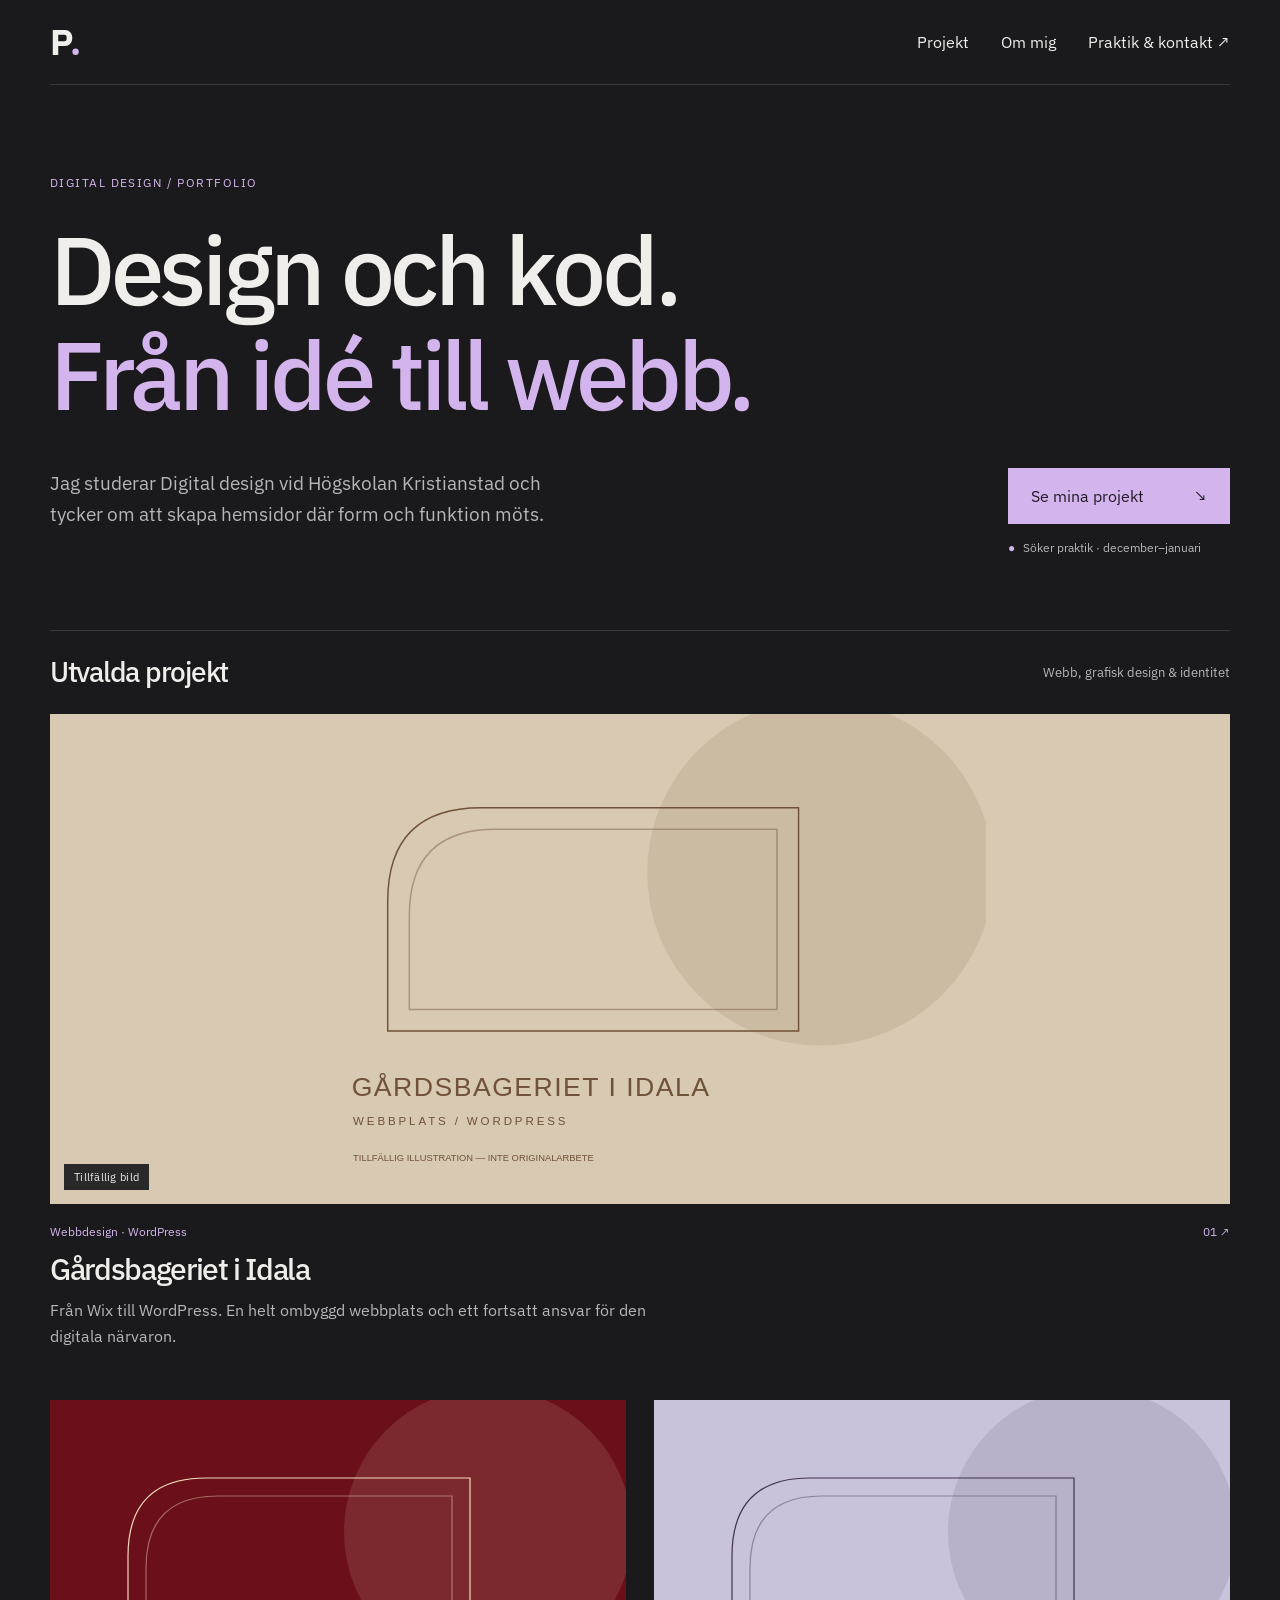
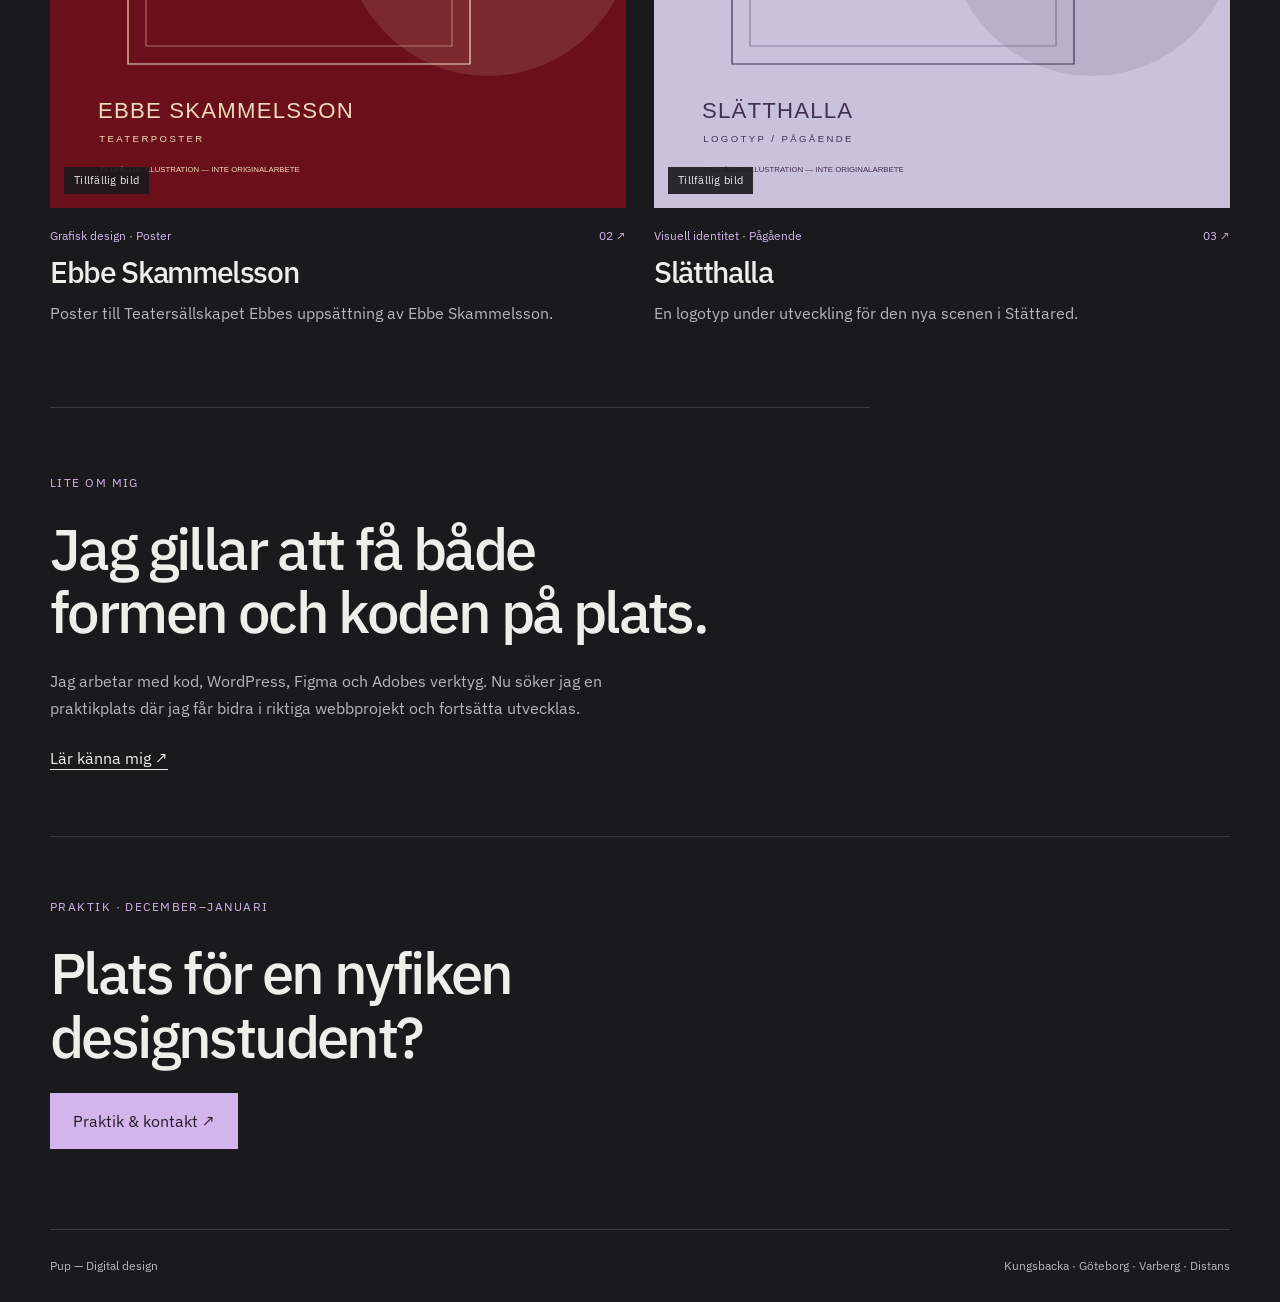
<file: index.html>
<!DOCTYPE html>
<html lang="sv">
<head>
<meta charset="UTF-8">
<meta name="viewport" content="width=device-width, initial-scale=1">
<meta name="description" content="Portfolio inom webbdesign och digital design. Studerande vid Högskolan Kristianstad söker praktik under december–januari.">
<title>Webbdesign & digital design — Pup</title>
<link rel="stylesheet" href="style.css">
</head>
<body>
<a class="skip" href="#main">Hoppa till innehållet</a>
<header>
<nav class="nav" aria-label="Huvudnavigation">
<a class="logo-link" href="index.html" aria-label="Pup, startsida">P<span class="dot">.</span>
</a>
<ul>
<li>
<a href="projects.html">Projekt</a>
</li>
<li>
<a href="about.html">Om mig</a>
</li>
<li>
<a href="contact.html">Praktik & kontakt ↗</a>
</li>
</ul>
</nav>
</header>
<main id="main">
<section class="hero">
<p class="eyebrow">Digital design / Portfolio</p>
<h1>Design och kod.<br>
<span>Från idé till webb.</span>
</h1>
<div class="hero-bottom">
<p>Jag studerar Digital design vid Högskolan Kristianstad och tycker om att skapa hemsidor där form och funktion möts.</p>
<div>
<a class="button" href="projects.html">Se mina projekt <span>↘</span>
</a>
<p class="availability">
<span>●</span> Söker praktik · december–januari</p>
</div>
</div>
</section>
<section class="work">
<div class="section-heading">
<h2>Utvalda projekt</h2>
<span>Webb, grafisk design & identitet</span>
</div>
<div class="grid">
<a class="project" href="projects.html#bageriet">
<div class="image">
<img src="images/bageri.svg" alt="Tillfällig illustration för Gårdsbageriet i Idala" width="960" height="680">
<span class="placeholder">Tillfällig bild</span>
</div>
<div class="meta">
<span>Webbdesign · WordPress</span>
<span>01 ↗</span>
</div>
<h3>Gårdsbageriet i Idala</h3>
<p>Från Wix till WordPress. En helt ombyggd webbplats och ett fortsatt ansvar för den digitala närvaron.</p>
</a>
<a class="project" href="projects.html#ebbe">
<div class="image">
<img src="images/poster.svg" alt="Tillfällig illustration för Ebbe Skammelsson" width="960" height="680">
<span class="placeholder">Tillfällig bild</span>
</div>
<div class="meta">
<span>Grafisk design · Poster</span>
<span>02 ↗</span>
</div>
<h3>Ebbe Skammelsson</h3>
<p>Poster till Teatersällskapet Ebbes uppsättning av Ebbe Skammelsson.</p>
</a>
<a class="project" href="projects.html#slatthalla">
<div class="image">
<img src="images/slatthalla.svg" alt="Tillfällig illustration för Slätthalla" width="960" height="680">
<span class="placeholder">Tillfällig bild</span>
</div>
<div class="meta">
<span>Visuell identitet · Pågående</span>
<span>03 ↗</span>
</div>
<h3>Slätthalla</h3>
<p>En logotyp under utveckling för den nya scenen i Stättared.</p>
</a>
</div>
</section>
<section class="about-strip">
<p class="eyebrow">Lite om mig</p>
<h2>Jag gillar att få både<br>formen och koden på plats.</h2>
<p>Jag arbetar med kod, WordPress, Figma och Adobes verktyg. Nu söker jag en praktikplats där jag får bidra i riktiga webbprojekt och fortsätta utvecklas.</p>
<a class="text-link" href="about.html">Lär känna mig ↗</a>
</section>
<section class="cta">
<p class="eyebrow">Praktik · december–januari</p>
<h2>Plats för en nyfiken<br>designstudent?</h2>
<a class="button" href="contact.html">Praktik & kontakt ↗</a>
</section>
</main>
<footer>
<a href="index.html">Pup — Digital design</a>
<span>Kungsbacka · Göteborg · Varberg · Distans</span>
</footer>
</body>
</html>
</file>
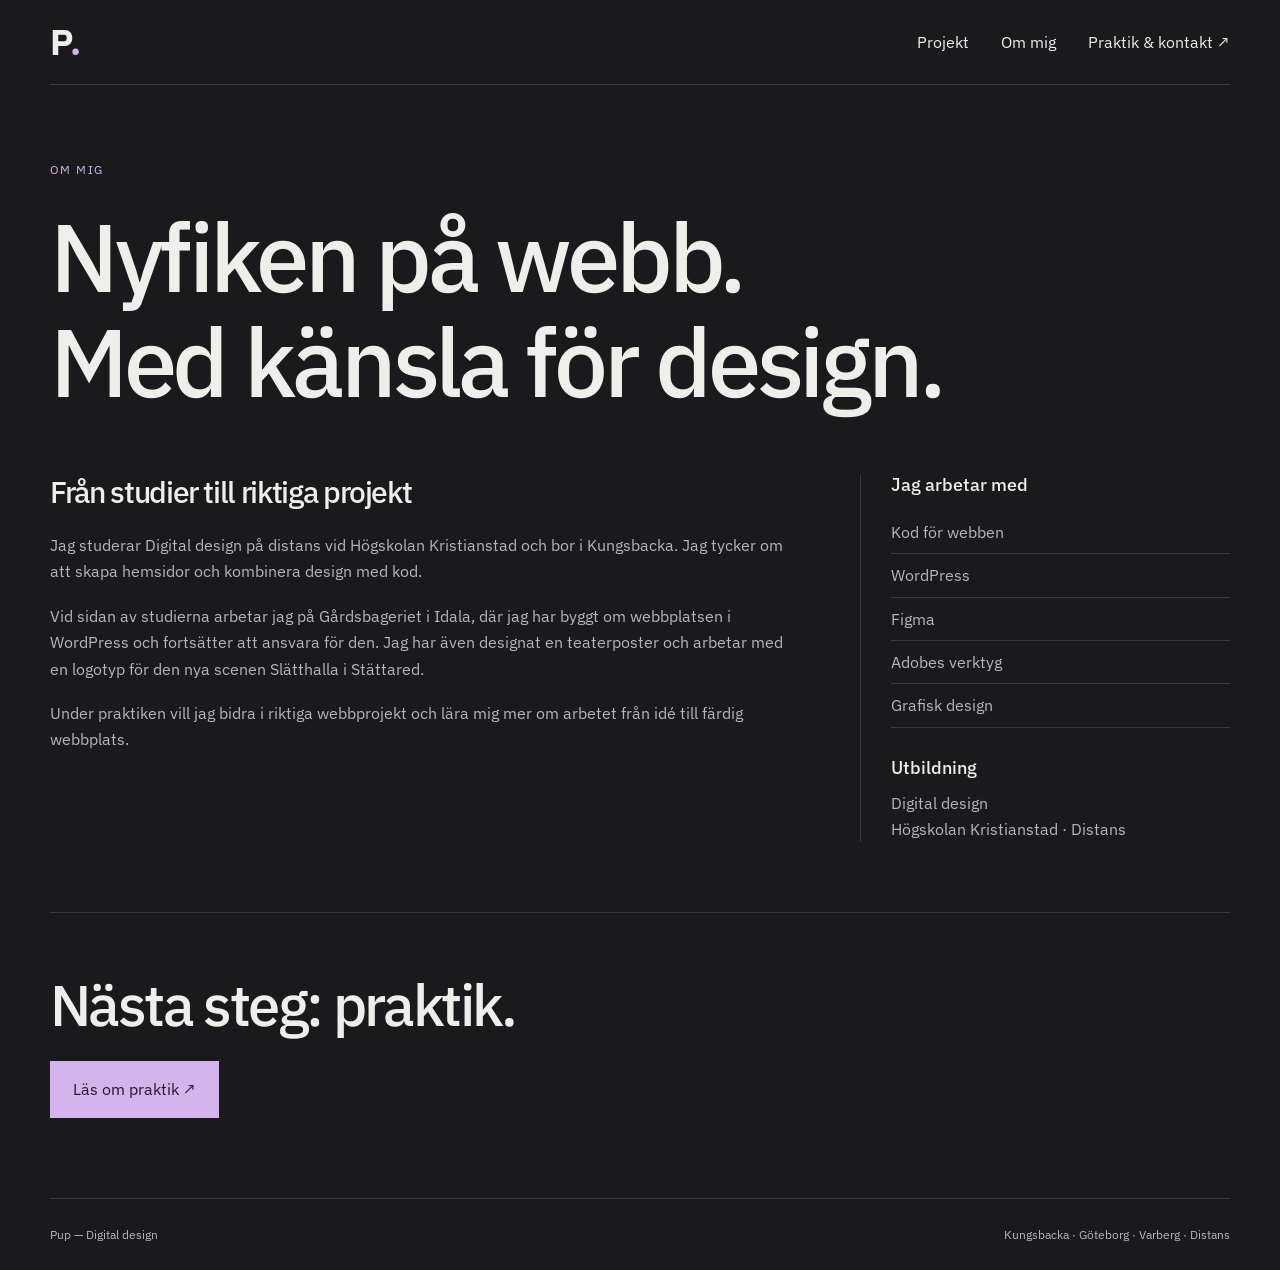
<file: about.html>
<!DOCTYPE html>
<html lang="sv">
<head>
<meta charset="UTF-8">
<meta name="viewport" content="width=device-width, initial-scale=1">
<meta name="description" content="Portfolio inom webbdesign och digital design. Studerande vid Högskolan Kristianstad söker praktik under december–januari.">
<title>Om mig — Pup</title>
<link rel="stylesheet" href="style.css">
</head>
<body>
<a class="skip" href="#main">Hoppa till innehållet</a>
<header>
<nav class="nav" aria-label="Huvudnavigation">
<a class="logo-link" href="index.html" aria-label="Pup, startsida">P<span class="dot">.</span>
</a>
<ul>
<li>
<a href="projects.html">Projekt</a>
</li>
<li>
<a href="about.html">Om mig</a>
</li>
<li>
<a href="contact.html">Praktik & kontakt ↗</a>
</li>
</ul>
</nav>
</header>
<main id="main">
<section class="page-intro">
<p class="eyebrow">Om mig</p>
<h1>Nyfiken på webb.<br>Med känsla för design.</h1>
</section>
<section class="bio">
<div>
<h2>Från studier till riktiga projekt</h2>
<p>Jag studerar Digital design på distans vid Högskolan Kristianstad och bor i Kungsbacka. Jag tycker om att skapa hemsidor och kombinera design med kod.</p>
<p>Vid sidan av studierna arbetar jag på Gårdsbageriet i Idala, där jag har byggt om webbplatsen i WordPress och fortsätter att ansvara för den. Jag har även designat en teaterposter och arbetar med en logotyp för den nya scenen Slätthalla i Stättared.</p>
<p>Under praktiken vill jag bidra i riktiga webbprojekt och lära mig mer om arbetet från idé till färdig webbplats.</p>
</div>
<aside>
<h3>Jag arbetar med</h3>
<ul class="skills">
<li>Kod för webben</li>
<li>WordPress</li>
<li>Figma</li>
<li>Adobes verktyg</li>
<li>Grafisk design</li>
</ul>
<h3>Utbildning</h3>
<p>Digital design<br>Högskolan Kristianstad · Distans</p>
</aside>
</section>
<section class="cta">
<h2>Nästa steg: praktik.</h2>
<a class="button" href="contact.html">Läs om praktik ↗</a>
</section>
</main>
<footer>
<a href="index.html">Pup — Digital design</a>
<span>Kungsbacka · Göteborg · Varberg · Distans</span>
</footer>
</body>
</html>
</file>
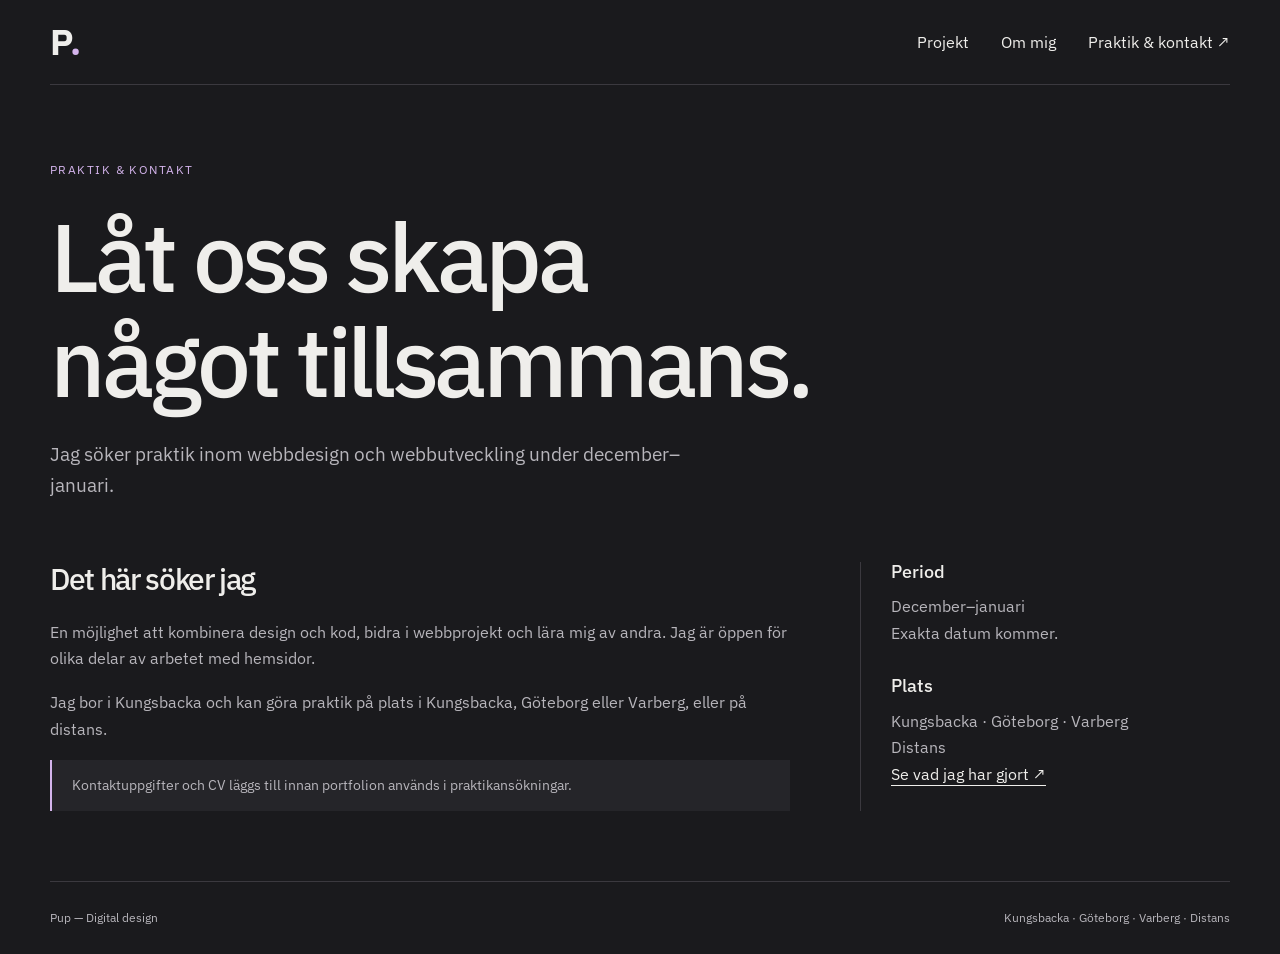
<file: contact.html>
<!DOCTYPE html>
<html lang="sv">
<head>
<meta charset="UTF-8">
<meta name="viewport" content="width=device-width, initial-scale=1">
<meta name="description" content="Portfolio inom webbdesign och digital design. Studerande vid Högskolan Kristianstad söker praktik under december–januari.">
<title>Praktik & kontakt — Pup</title>
<link rel="stylesheet" href="style.css">
</head>
<body>
<a class="skip" href="#main">Hoppa till innehållet</a>
<header>
<nav class="nav" aria-label="Huvudnavigation">
<a class="logo-link" href="index.html" aria-label="Pup, startsida">P<span class="dot">.</span>
</a>
<ul>
<li>
<a href="projects.html">Projekt</a>
</li>
<li>
<a href="about.html">Om mig</a>
</li>
<li>
<a href="contact.html">Praktik & kontakt ↗</a>
</li>
</ul>
</nav>
</header>
<main id="main">
<section class="page-intro">
<p class="eyebrow">Praktik & kontakt</p>
<h1>Låt oss skapa<br>något tillsammans.</h1>
<p>Jag söker praktik inom webbdesign och webbutveckling under december–januari.</p>
</section>
<section class="bio">
<div>
<h2>Det här söker jag</h2>
<p>En möjlighet att kombinera design och kod, bidra i webbprojekt och lära mig av andra. Jag är öppen för olika delar av arbetet med hemsidor.</p>
<p>Jag bor i Kungsbacka och kan göra praktik på plats i Kungsbacka, Göteborg eller Varberg, eller på distans.</p>
<p class="notice">Kontaktuppgifter och CV läggs till innan portfolion används i praktikansökningar.</p>
</div>
<aside>
<h3>Period</h3>
<p>December–januari<br>Exakta datum kommer.</p>
<h3>Plats</h3>
<p>Kungsbacka · Göteborg · Varberg<br>Distans</p>
<a class="text-link" href="projects.html">Se vad jag har gjort ↗</a>
</aside>
</section>
</main>
<footer>
<a href="index.html">Pup — Digital design</a>
<span>Kungsbacka · Göteborg · Varberg · Distans</span>
</footer>
</body>
</html>
</file>
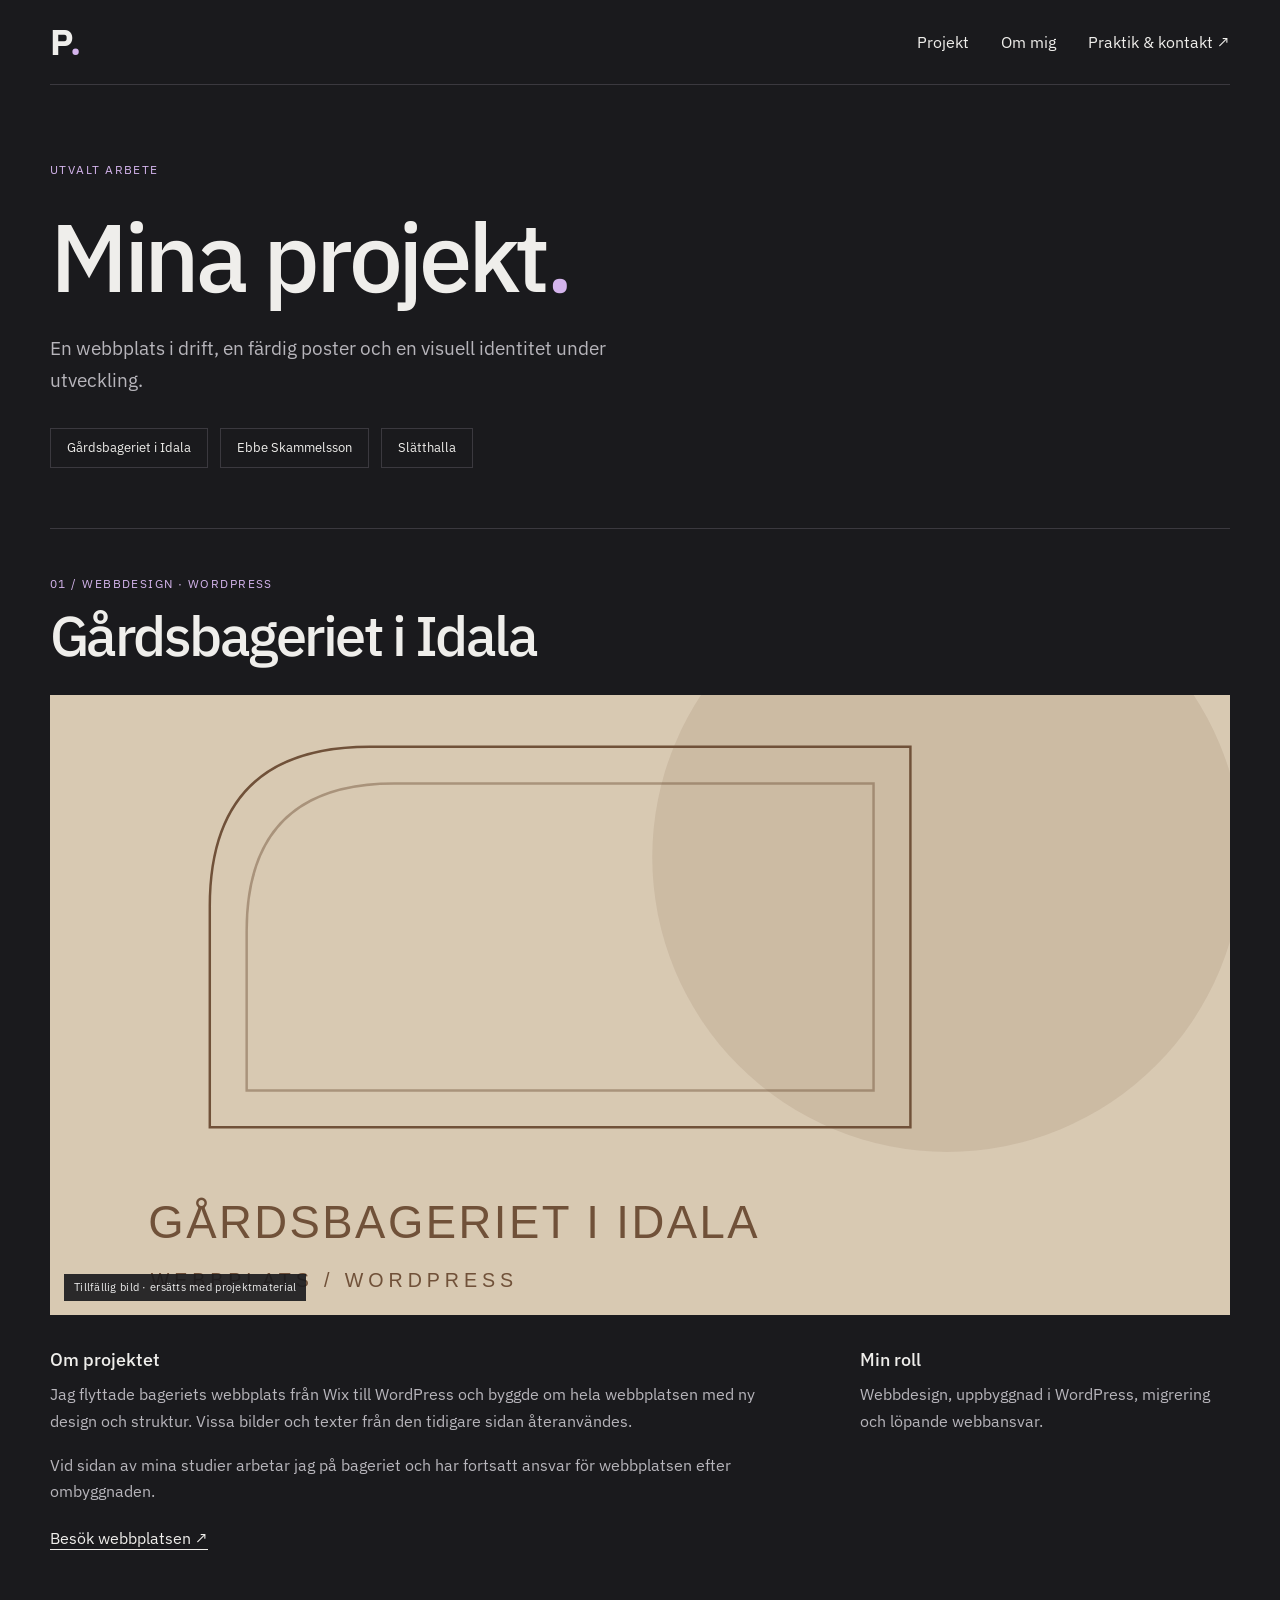
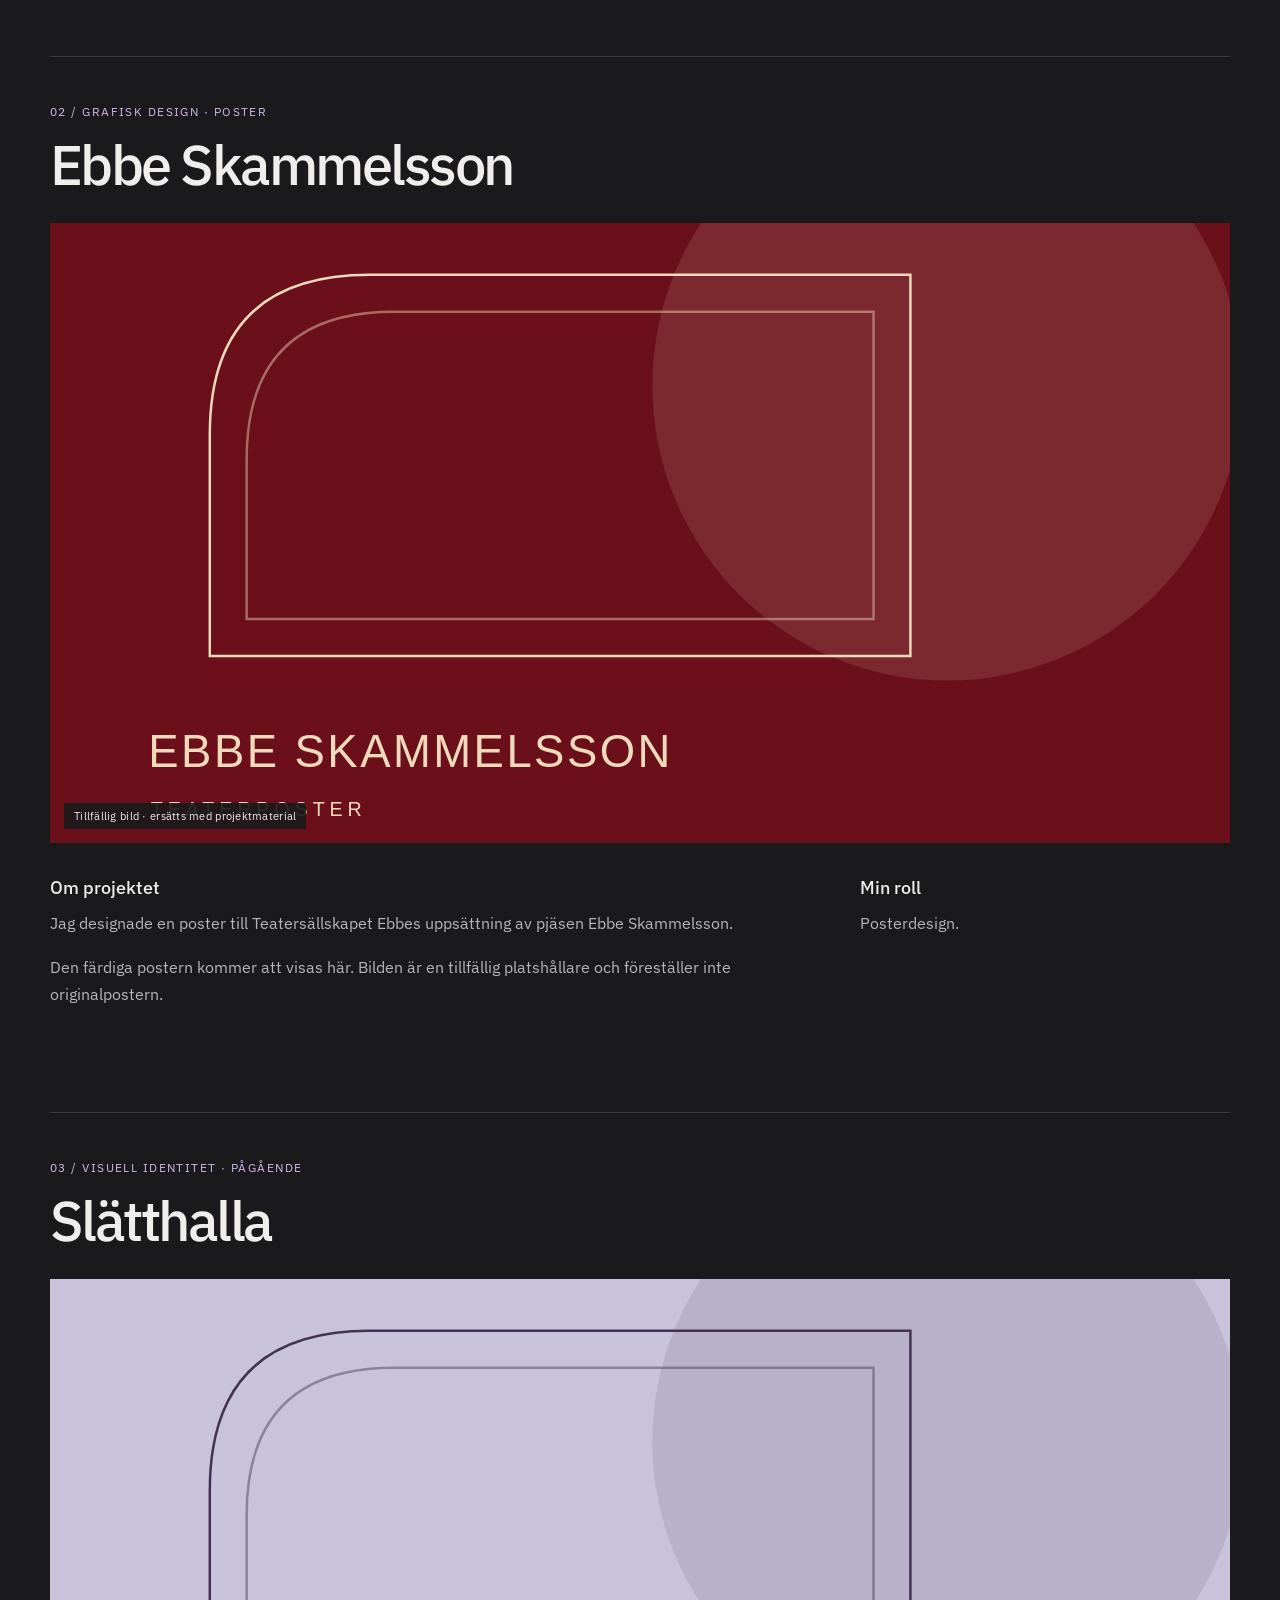
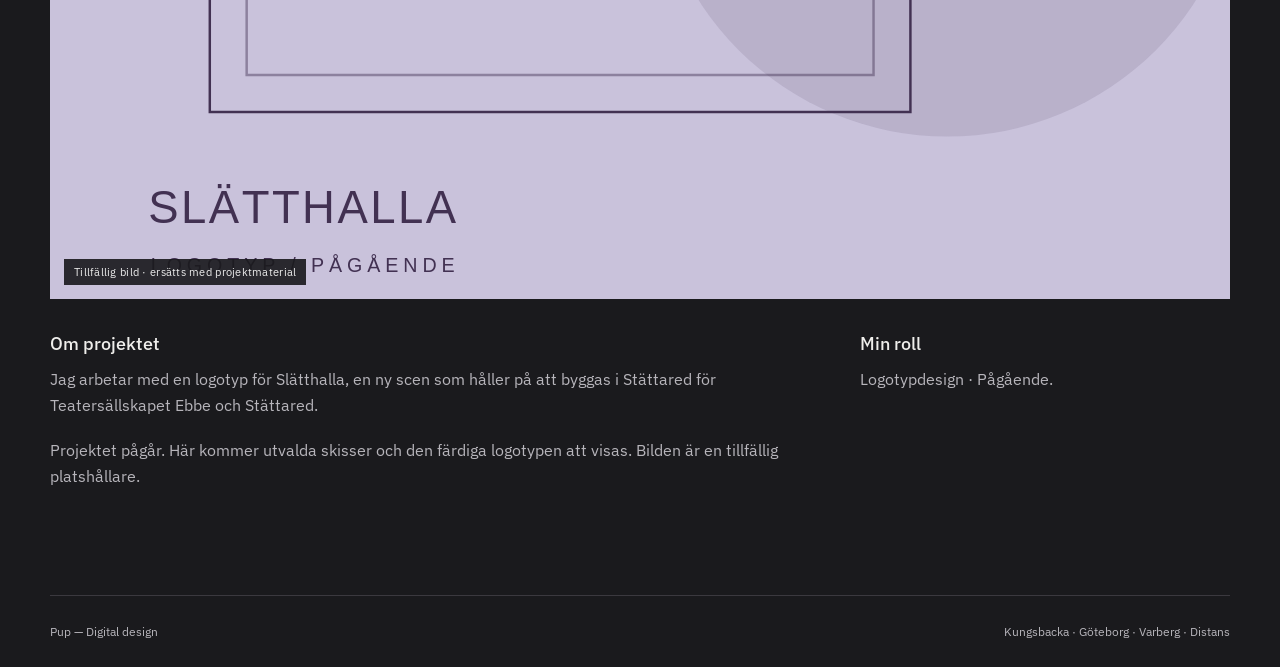
<file: projects.html>
<!DOCTYPE html>
<html lang="sv">
<head>
<meta charset="UTF-8">
<meta name="viewport" content="width=device-width, initial-scale=1">
<meta name="description" content="Portfolio inom webbdesign och digital design. Studerande vid Högskolan Kristianstad söker praktik under december–januari.">
<title>Projekt — Pup</title>
<link rel="stylesheet" href="style.css">
</head>
<body>
<a class="skip" href="#main">Hoppa till innehållet</a>
<header>
<nav class="nav" aria-label="Huvudnavigation">
<a class="logo-link" href="index.html" aria-label="Pup, startsida">P<span class="dot">.</span>
</a>
<ul>
<li>
<a href="projects.html">Projekt</a>
</li>
<li>
<a href="about.html">Om mig</a>
</li>
<li>
<a href="contact.html">Praktik & kontakt ↗</a>
</li>
</ul>
</nav>
</header>
<main id="main">
<section class="page-intro">
<p class="eyebrow">Utvalt arbete</p>
<h1>Mina projekt<span class="dot">.</span>
</h1>
<p>En webbplats i drift, en färdig poster och en visuell identitet under utveckling.</p>
<nav class="project-nav" aria-label="Välj projekt">
<a href="#bageriet">Gårdsbageriet i Idala</a>
<a href="#ebbe">Ebbe Skammelsson</a>
<a href="#slatthalla">Slätthalla</a>
</nav>
</section>
<article class="case" id="bageriet">
<div class="case-heading">
<span class="eyebrow">01 / Webbdesign · WordPress</span>
<h2>Gårdsbageriet i Idala</h2>
</div>
<figure class="image">
<img src="images/bageri.svg" alt="Tillfällig illustration, inte originalarbete: Gårdsbageriet i Idala" width="960" height="680">
<figcaption class="placeholder">Tillfällig bild · ersätts med projektmaterial</figcaption>
</figure>
<div class="case-copy">
<div>
<h3>Om projektet</h3>
<p>Jag flyttade bageriets webbplats från Wix till WordPress och byggde om hela webbplatsen med ny design och struktur. Vissa bilder och texter från den tidigare sidan återanvändes.</p>
<p>Vid sidan av mina studier arbetar jag på bageriet och har fortsatt ansvar för webbplatsen efter ombyggnaden.</p>
<a class="text-link" href="https://www.gardsbagerietidala.se/" target="_blank" rel="noopener noreferrer">Besök webbplatsen ↗</a>
</div>
<aside>
<h3>Min roll</h3>
<p>Webbdesign, uppbyggnad i WordPress, migrering och löpande webbansvar.</p>
</aside>
</div>
</article>
<article class="case" id="ebbe">
<div class="case-heading">
<span class="eyebrow">02 / Grafisk design · Poster</span>
<h2>Ebbe Skammelsson</h2>
</div>
<figure class="image">
<img src="images/poster.svg" alt="Tillfällig illustration, inte originalarbete: Ebbe Skammelsson" width="960" height="680">
<figcaption class="placeholder">Tillfällig bild · ersätts med projektmaterial</figcaption>
</figure>
<div class="case-copy">
<div>
<h3>Om projektet</h3>
<p>Jag designade en poster till Teatersällskapet Ebbes uppsättning av pjäsen Ebbe Skammelsson.</p>
<p>Den färdiga postern kommer att visas här. Bilden är en tillfällig platshållare och föreställer inte originalpostern.</p>
</div>
<aside>
<h3>Min roll</h3>
<p>Posterdesign.</p>
</aside>
</div>
</article>
<article class="case" id="slatthalla">
<div class="case-heading">
<span class="eyebrow">03 / Visuell identitet · Pågående</span>
<h2>Slätthalla</h2>
</div>
<figure class="image">
<img src="images/slatthalla.svg" alt="Tillfällig illustration, inte originalarbete: Slätthalla" width="960" height="680">
<figcaption class="placeholder">Tillfällig bild · ersätts med projektmaterial</figcaption>
</figure>
<div class="case-copy">
<div>
<h3>Om projektet</h3>
<p>Jag arbetar med en logotyp för Slätthalla, en ny scen som håller på att byggas i Stättared för Teatersällskapet Ebbe och Stättared.</p>
<p>Projektet pågår. Här kommer utvalda skisser och den färdiga logotypen att visas. Bilden är en tillfällig platshållare.</p>
</div>
<aside>
<h3>Min roll</h3>
<p>Logotypdesign · Pågående.</p>
</aside>
</div>
</article>
</main>
<footer>
<a href="index.html">Pup — Digital design</a>
<span>Kungsbacka · Göteborg · Varberg · Distans</span>
</footer>
</body>
</html>
</file>
<file: style.css>
@import url('https://fonts.googleapis.com/css2?family=IBM+Plex+Sans:wght@400;500;600;700&display=swap');
:root{--bg:#1a1a1d;--surface:#252529;--fg:#efeeeb;--muted:#b7b5bb;--accent:#d4b4ec;--line:#3b393f}
*{box-sizing:border-box}
html{scroll-behavior:smooth;scroll-padding-top:30px}
body{margin:0;background:var(--bg);color:var(--fg);font:16px/1.65 'IBM Plex Sans',Arial,sans-serif}
a{color:inherit}
a:focus-visible{outline:3px solid var(--accent);outline-offset:6px}
h1,h2,h3,p{margin:0}
h1,h2,h3{line-height:1.1;font-weight:500;letter-spacing:-.045em}
p{color:var(--muted)}
p+p{margin-top:18px}
.nav,main,footer{width:min(1180px,calc(100% - 80px));margin:auto}
.nav{display:flex;justify-content:space-between;align-items:center;padding:24px 0;border-bottom:1px solid var(--line)}
.logo-link{font-size:36px;font-weight:700;text-decoration:none;line-height:1}
.dot{color:var(--accent)}
.nav ul{display:flex;gap:32px;list-style:none;margin:0;padding:0}
.nav a{text-decoration:none}
.nav li a:hover,.text-link:hover{color:var(--accent)}
.hero{padding:88px 0 72px}
.eyebrow{text-transform:uppercase;letter-spacing:.12em;font-size:12px;color:var(--accent);margin-bottom:24px}
h1{font-size:clamp(46px,7.5vw,96px)}
.hero h1 span{color:var(--accent)}
.hero-bottom{display:flex;justify-content:space-between;gap:40px;margin-top:40px;align-items:start}
.hero-bottom>p{max-width:510px;font-size:19px}
.button{display:inline-flex;justify-content:space-between;gap:50px;padding:14px 22px;background:var(--accent);color:#221b29;text-decoration:none;border:1px solid var(--accent)}
.button:hover{background:#e6caf8}
.availability{font-size:12px;margin-top:14px}
.availability span{color:var(--accent);margin-right:5px}
.section-heading{display:flex;justify-content:space-between;gap:20px;align-items:center;padding:26px 0;border-top:1px solid var(--line)}
.section-heading h2{font-size:28px}
.section-heading>span{font-size:13px;color:var(--muted)}
.grid{display:grid;grid-template-columns:1fr 1fr;gap:50px 28px}
.project:first-child{grid-column:1/-1}
.project{text-decoration:none}
.image{position:relative;overflow:hidden;background:var(--surface);margin:0}
.image img{display:block;width:100%;height:auto;object-fit:cover}
.project:first-child .image{background:#d8c9b2}
.project:first-child .image img{height:490px;object-fit:contain}
.placeholder{position:absolute;bottom:14px;left:14px;padding:4px 10px;background:#1a1a1de8;color:#eee;font-size:11px;letter-spacing:.025em}
.meta{display:flex;justify-content:space-between;margin:18px 0 10px;font-size:12px;color:var(--accent)}
.project h3{font-size:30px;margin-bottom:12px}
.project p{max-width:600px}
.project:hover h3{color:var(--accent)}
.about-strip{border-top:1px solid var(--line);padding:65px 0;margin-top:80px;max-width:820px}
.about-strip h2,.cta h2{font-size:clamp(34px,5vw,58px);margin-bottom:24px}
.about-strip>p:not(.eyebrow){max-width:620px;margin-bottom:24px}
.text-link{display:inline-block;text-underline-offset:5px}
.cta{padding:60px 0 80px;border-top:1px solid var(--line)}
footer{border-top:1px solid var(--line);padding:26px 0;display:flex;justify-content:space-between;gap:20px;font-size:12px;color:var(--muted)}
footer a{text-decoration:none}
.page-intro{padding:75px 0 60px}
.page-intro>p:not(.eyebrow){max-width:650px;font-size:19px;margin-top:24px}
.project-nav{display:flex;flex-wrap:wrap;gap:12px;margin-top:32px}
.project-nav a{font-size:13px;text-decoration:none;border:1px solid var(--line);padding:8px 16px}
.project-nav a:hover{border-color:var(--accent)}
.case{border-top:1px solid var(--line);padding:40px 0 70px}
.case-heading h2{font-size:clamp(32px,5vw,56px);margin:10px 0 28px}
.case>.image img{max-height:620px}
.case-copy,.bio{display:grid;grid-template-columns:2fr 1fr;gap:70px;padding:35px 0}
.case-copy h3,.bio h3{font-size:18px;letter-spacing:0;margin-bottom:12px}
.case-copy .text-link{margin-top:20px}
.bio{padding:0 0 70px}
.bio h2{font-size:30px;margin-bottom:24px}
.bio aside{border-left:1px solid var(--line);padding-left:30px}
.bio aside h3:not(:first-child){margin-top:30px}
.skills{list-style:none;padding:0;color:var(--muted)}
.skills li{padding:8px 0;border-bottom:1px solid var(--line)}
.notice{border-left:2px solid var(--accent);padding:14px 20px;background:var(--surface);font-size:14px}
.skip{position:absolute;top:-100px;left:16px;background:var(--accent);color:var(--bg);padding:10px;z-index:9}
.skip:focus{top:10px}
@media(max-width:650px){.nav,main,footer{width:calc(100% - 36px)}
.nav{padding:20px 0}
.nav ul{gap:14px;font-size:12px}
.hero{padding:55px 0}
.hero-bottom{flex-direction:column;gap:26px}
.hero-bottom>p{font-size:17px}
.grid{grid-template-columns:1fr;gap:36px}
.section-heading{align-items:start;flex-direction:column;gap:8px}
.case-copy,.bio{grid-template-columns:1fr;gap:30px}
.bio aside{border-left:0;border-top:1px solid var(--line);padding:24px 0 0}
.page-intro{padding:50px 0 40px}
.project h3{font-size:27px}
footer{flex-direction:column;gap:8px}
.placeholder{font-size:10px;right:14px;width:fit-content;max-width:calc(100% - 28px)}
}
@media(prefers-reduced-motion:reduce){html{scroll-behavior:auto}
}
</file>
